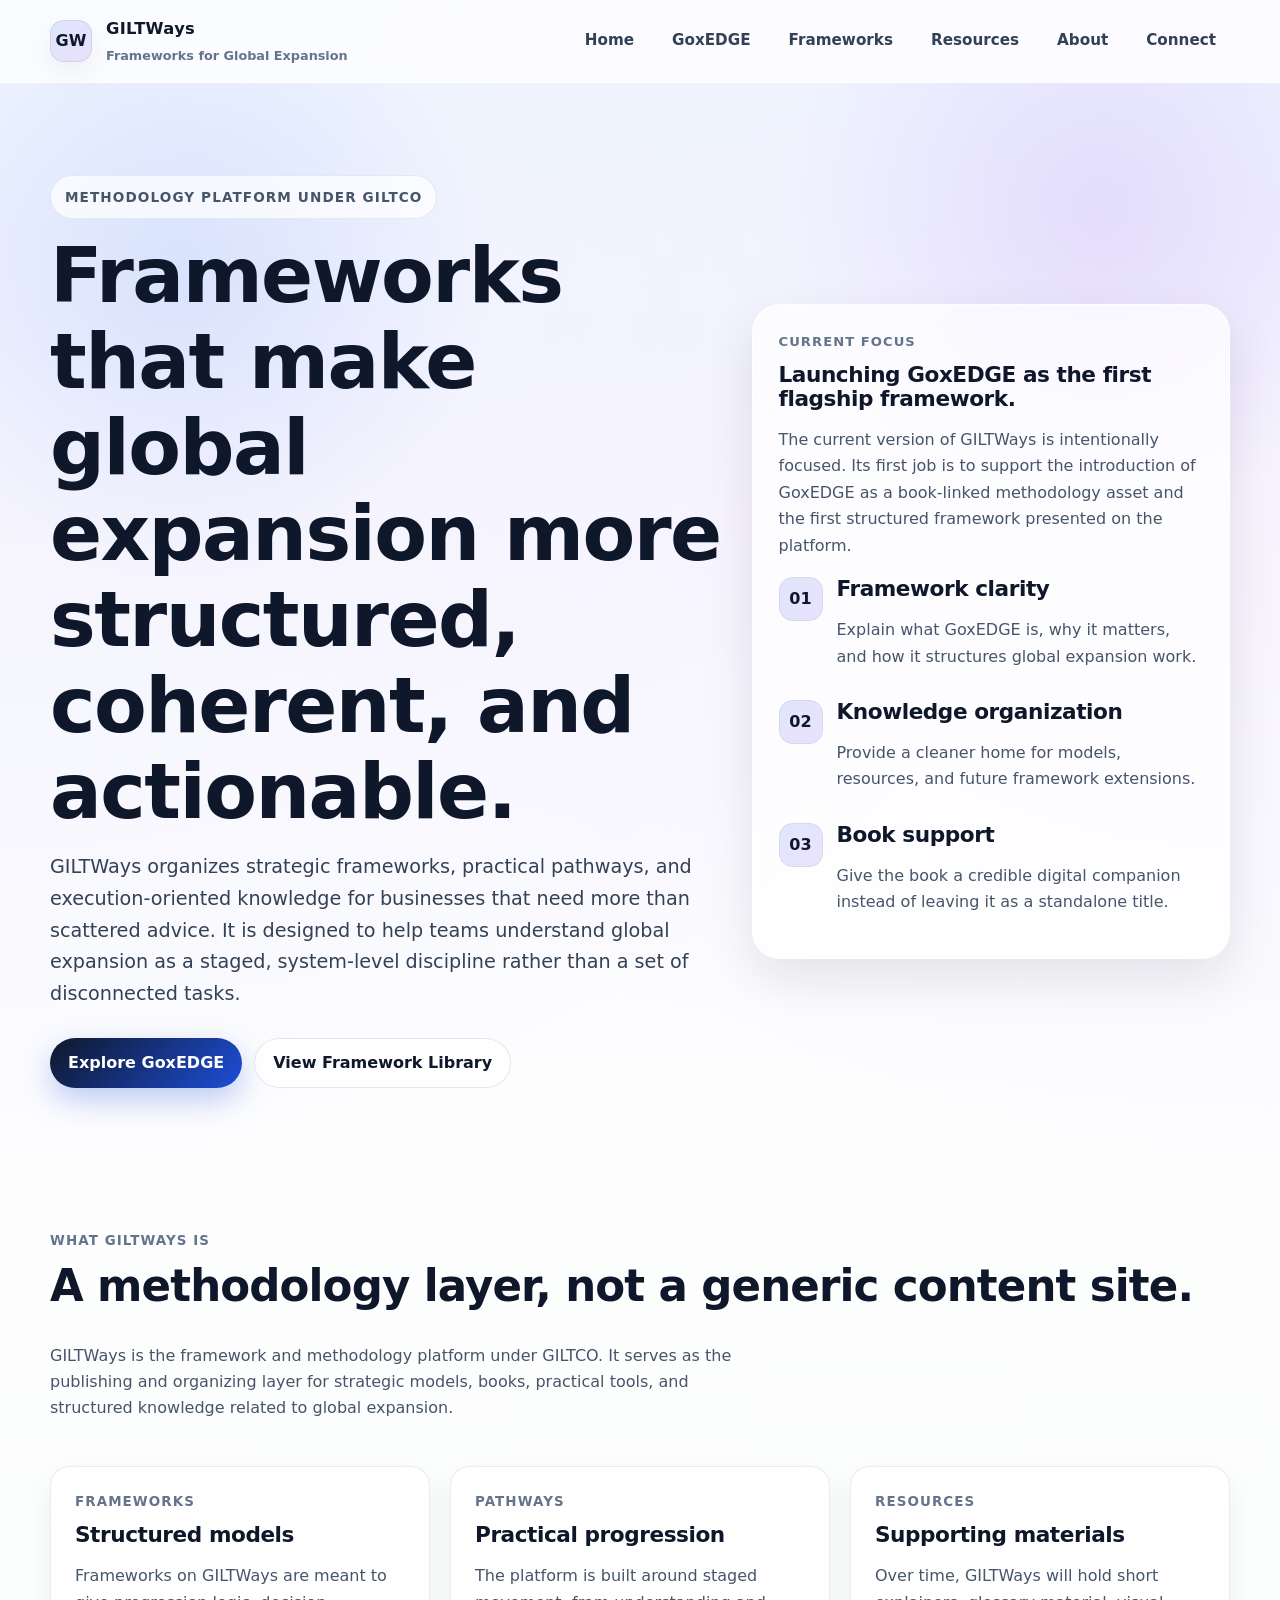
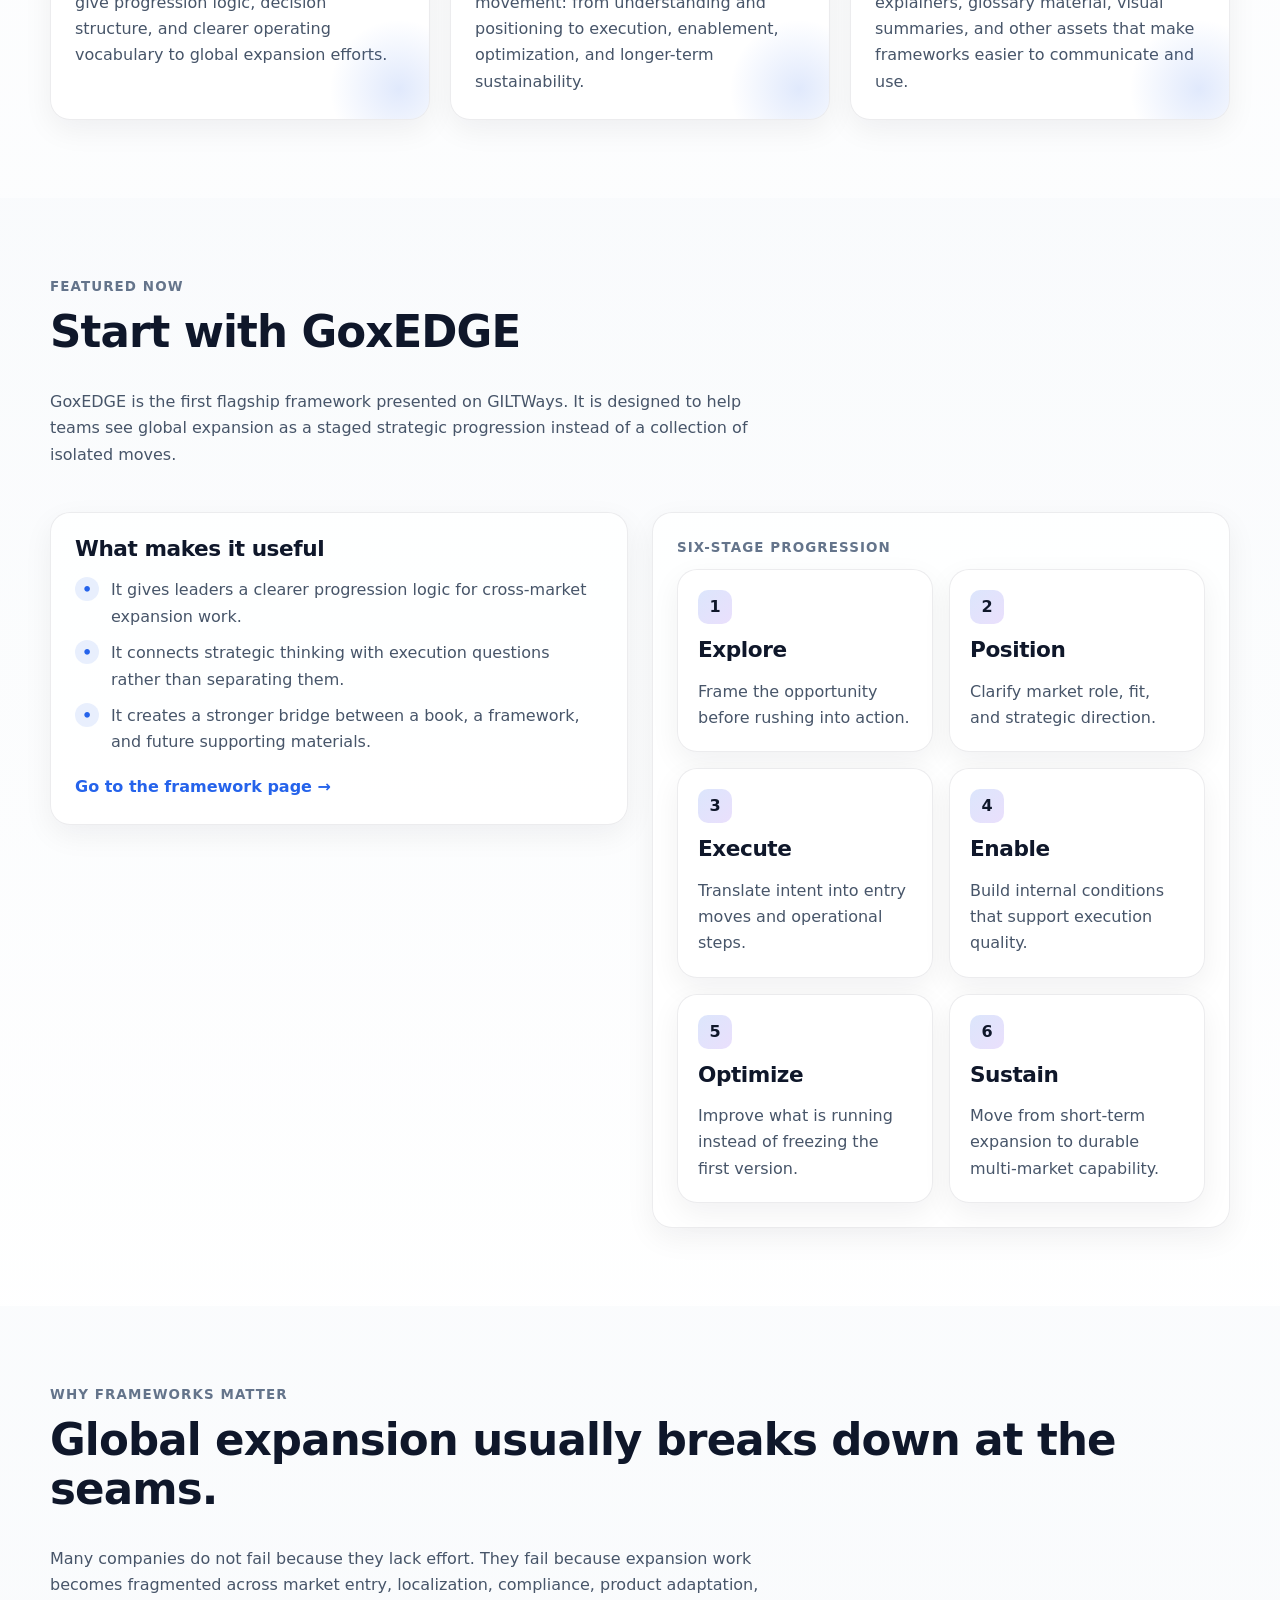
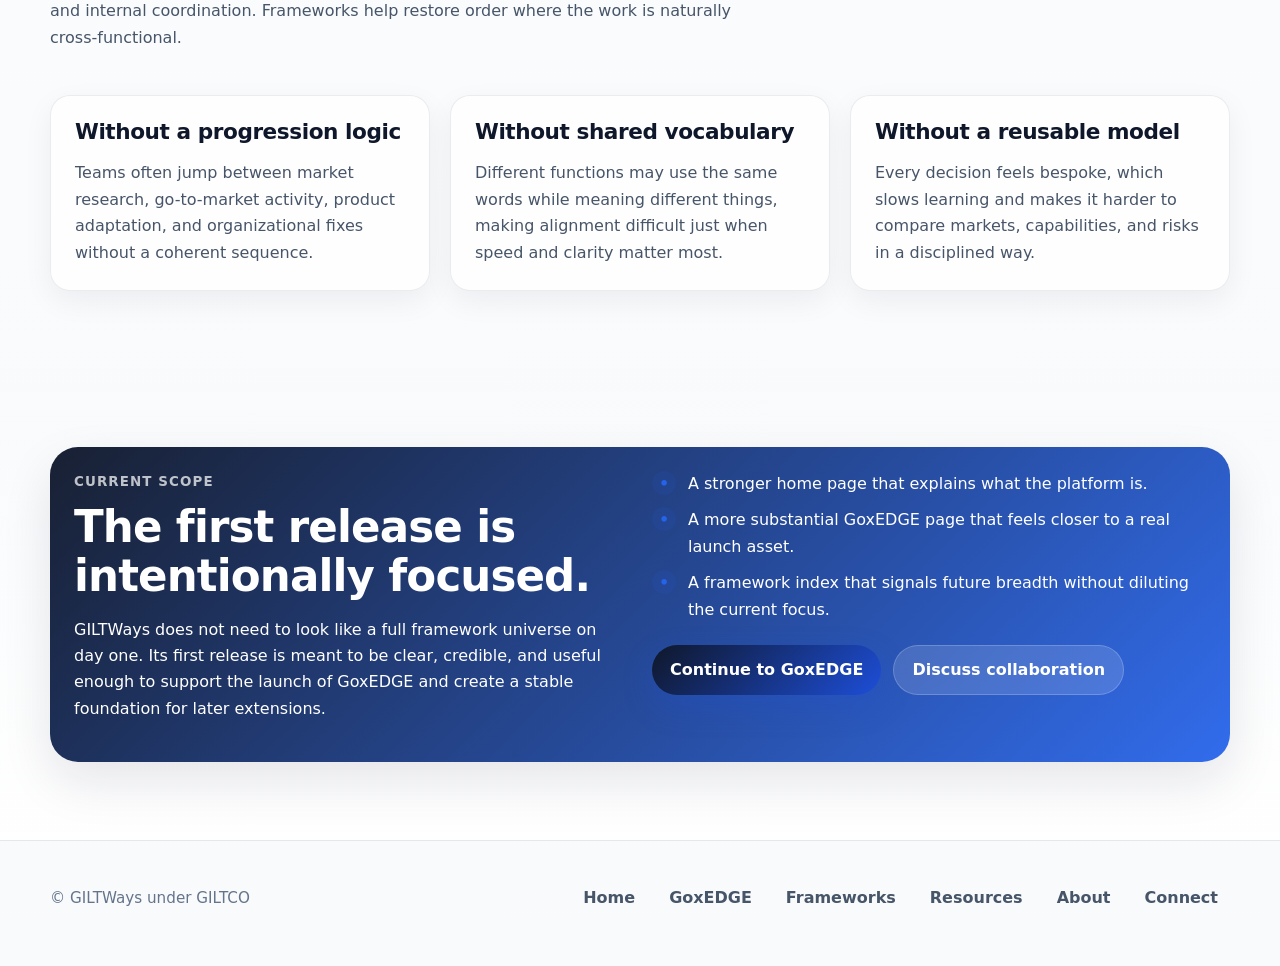
<file: index.html>
<!DOCTYPE html>
<html lang="en">
<head>
  <meta charset="UTF-8" />
  <meta name="viewport" content="width=device-width, initial-scale=1.0" />
  <title>GILTWays | Frameworks for Global Expansion</title>
  <meta name="description" content="Frameworks, practical pathways, and structured knowledge for global expansion." />
  <link rel="stylesheet" href="/styles/main.css" />
</head>
<body>
  <div class="site-shell">
    
<header class="site-header">
  <div class="container inner">
    <a class="brand-wrap" href="/">
      <div class="brand-mark">GW</div>
      <div>
        <div class="brand-name">GILTWays</div>
        <span class="brand-sub">Frameworks for Global Expansion</span>
      </div>
    </a>
    <button class="nav-toggle" type="button" data-nav-toggle>Menu</button>
    <nav class="nav" data-nav>
      <a href="/">Home</a>
      <a href="/goxedge/">GoxEDGE</a>
      <a href="/frameworks/">Frameworks</a>
      <a href="/resources/">Resources</a>
      <a href="/about/">About</a>
      <a href="/connect/">Connect</a>
    </nav>
  </div>
</header>

    
<main>
  <section class="hero">
    <div class="container hero-grid">
      <div>
        <div class="eyebrow">Methodology Platform under GILTCO</div>
        <h1>Frameworks that make global expansion more structured, coherent, and actionable.</h1>
        <p class="lead">
          GILTWays organizes strategic frameworks, practical pathways, and execution-oriented knowledge
          for businesses that need more than scattered advice. It is designed to help teams understand
          global expansion as a staged, system-level discipline rather than a set of disconnected tasks.
        </p>
        <div class="hero-actions">
          <a class="button primary" href="/goxedge/">Explore GoxEDGE</a>
          <a class="button secondary" href="/frameworks/">View Framework Library</a>
        </div>
      </div>
      <aside class="hero-panel">
        <div class="kicker">Current focus</div>
        <h3 style="margin-top:10px;">Launching GoxEDGE as the first flagship framework.</h3>
        <p>
          The current version of GILTWays is intentionally focused. Its first job is to support the
          introduction of GoxEDGE as a book-linked methodology asset and the first structured framework
          presented on the platform.
        </p>
        <div class="hero-list">
          <div class="item"><div class="icon-badge">01</div><div><h3>Framework clarity</h3><p>Explain what GoxEDGE is, why it matters, and how it structures global expansion work.</p></div></div>
          <div class="item"><div class="icon-badge">02</div><div><h3>Knowledge organization</h3><p>Provide a cleaner home for models, resources, and future framework extensions.</p></div></div>
          <div class="item"><div class="icon-badge">03</div><div><h3>Book support</h3><p>Give the book a credible digital companion instead of leaving it as a standalone title.</p></div></div>
        </div>
      </aside>
    </div>
  </section>

  <section class="section">
    <div class="container">
      <div class="section-head">
        <div>
          <div class="muted-label">What GILTWays is</div>
          <h2>A methodology layer, not a generic content site.</h2>
        </div>
        <p>
          GILTWays is the framework and methodology platform under GILTCO. It serves as the publishing
          and organizing layer for strategic models, books, practical tools, and structured knowledge
          related to global expansion.
        </p>
      </div>
      <div class="grid three">
        <div class="card feature-card"><div class="muted-label">Frameworks</div><h3>Structured models</h3><p>Frameworks on GILTWays are meant to give progression logic, decision structure, and clearer operating vocabulary to global expansion efforts.</p></div>
        <div class="card feature-card"><div class="muted-label">Pathways</div><h3>Practical progression</h3><p>The platform is built around staged movement: from understanding and positioning to execution, enablement, optimization, and longer-term sustainability.</p></div>
        <div class="card feature-card"><div class="muted-label">Resources</div><h3>Supporting materials</h3><p>Over time, GILTWays will hold short explainers, glossary material, visual summaries, and other assets that make frameworks easier to communicate and use.</p></div>
      </div>
    </div>
  </section>

  <section class="section alt">
    <div class="container">
      <div class="section-head">
        <div><div class="muted-label">Featured now</div><h2>Start with GoxEDGE</h2></div>
        <p>
          GoxEDGE is the first flagship framework presented on GILTWays. It is designed to help teams
          see global expansion as a staged strategic progression instead of a collection of isolated moves.
        </p>
      </div>
      <div class="split">
        <div class="card">
          <h3>What makes it useful</h3>
          <ul class="check-list">
            <li>It gives leaders a clearer progression logic for cross-market expansion work.</li>
            <li>It connects strategic thinking with execution questions rather than separating them.</li>
            <li>It creates a stronger bridge between a book, a framework, and future supporting materials.</li>
          </ul>
          <div style="margin-top:18px;"><a class="text-link" href="/goxedge/">Go to the framework page →</a></div>
        </div>
        <div class="card">
          <div class="muted-label">Six-stage progression</div>
          <div class="stage-grid" style="grid-template-columns:repeat(2,minmax(0,1fr));">
            <div class="stage"><div class="stage-num">1</div><h3>Explore</h3><p>Frame the opportunity before rushing into action.</p></div>
            <div class="stage"><div class="stage-num">2</div><h3>Position</h3><p>Clarify market role, fit, and strategic direction.</p></div>
            <div class="stage"><div class="stage-num">3</div><h3>Execute</h3><p>Translate intent into entry moves and operational steps.</p></div>
            <div class="stage"><div class="stage-num">4</div><h3>Enable</h3><p>Build internal conditions that support execution quality.</p></div>
            <div class="stage"><div class="stage-num">5</div><h3>Optimize</h3><p>Improve what is running instead of freezing the first version.</p></div>
            <div class="stage"><div class="stage-num">6</div><h3>Sustain</h3><p>Move from short-term expansion to durable multi-market capability.</p></div>
          </div>
        </div>
      </div>
    </div>
  </section>

  <section class="section">
    <div class="container">
      <div class="section-head">
        <div><div class="muted-label">Why frameworks matter</div><h2>Global expansion usually breaks down at the seams.</h2></div>
        <p>
          Many companies do not fail because they lack effort. They fail because expansion work becomes
          fragmented across market entry, localization, compliance, product adaptation, and internal
          coordination. Frameworks help restore order where the work is naturally cross-functional.
        </p>
      </div>
      <div class="grid three">
        <div class="card"><h3>Without a progression logic</h3><p>Teams often jump between market research, go-to-market activity, product adaptation, and organizational fixes without a coherent sequence.</p></div>
        <div class="card"><h3>Without shared vocabulary</h3><p>Different functions may use the same words while meaning different things, making alignment difficult just when speed and clarity matter most.</p></div>
        <div class="card"><h3>Without a reusable model</h3><p>Every decision feels bespoke, which slows learning and makes it harder to compare markets, capabilities, and risks in a disciplined way.</p></div>
      </div>
    </div>
  </section>

  <section class="section alt">
    <div class="container">
      <div class="band">
        <div class="split">
          <div>
            <div class="muted-label" style="color:rgba(255,255,255,0.72);">Current scope</div>
            <h2>The first release is intentionally focused.</h2>
            <p>
              GILTWays does not need to look like a full framework universe on day one. Its first release
              is meant to be clear, credible, and useful enough to support the launch of GoxEDGE and create
              a stable foundation for later extensions.
            </p>
          </div>
          <div>
            <ul class="check-list">
              <li style="color:white;">A stronger home page that explains what the platform is.</li>
              <li style="color:white;">A more substantial GoxEDGE page that feels closer to a real launch asset.</li>
              <li style="color:white;">A framework index that signals future breadth without diluting the current focus.</li>
            </ul>
            <div class="hero-actions" style="margin-top:22px;">
              <a class="button primary" href="/goxedge/">Continue to GoxEDGE</a>
              <a class="button secondary" href="/connect/">Discuss collaboration</a>
            </div>
          </div>
        </div>
      </div>
    </div>
  </section>
</main>

    
<footer class="footer">
  <div class="container footer-grid">
    <div class="small">© GILTWays under GILTCO</div>
    <nav class="footer-nav">
      <a href="/">Home</a>
      <a href="/goxedge/">GoxEDGE</a>
      <a href="/frameworks/">Frameworks</a>
      <a href="/resources/">Resources</a>
      <a href="/about/">About</a>
      <a href="/connect/">Connect</a>
    </nav>
  </div>
</footer>

  </div>
  <script src="/scripts/main.js"></script>
</body>
</html>
</file>
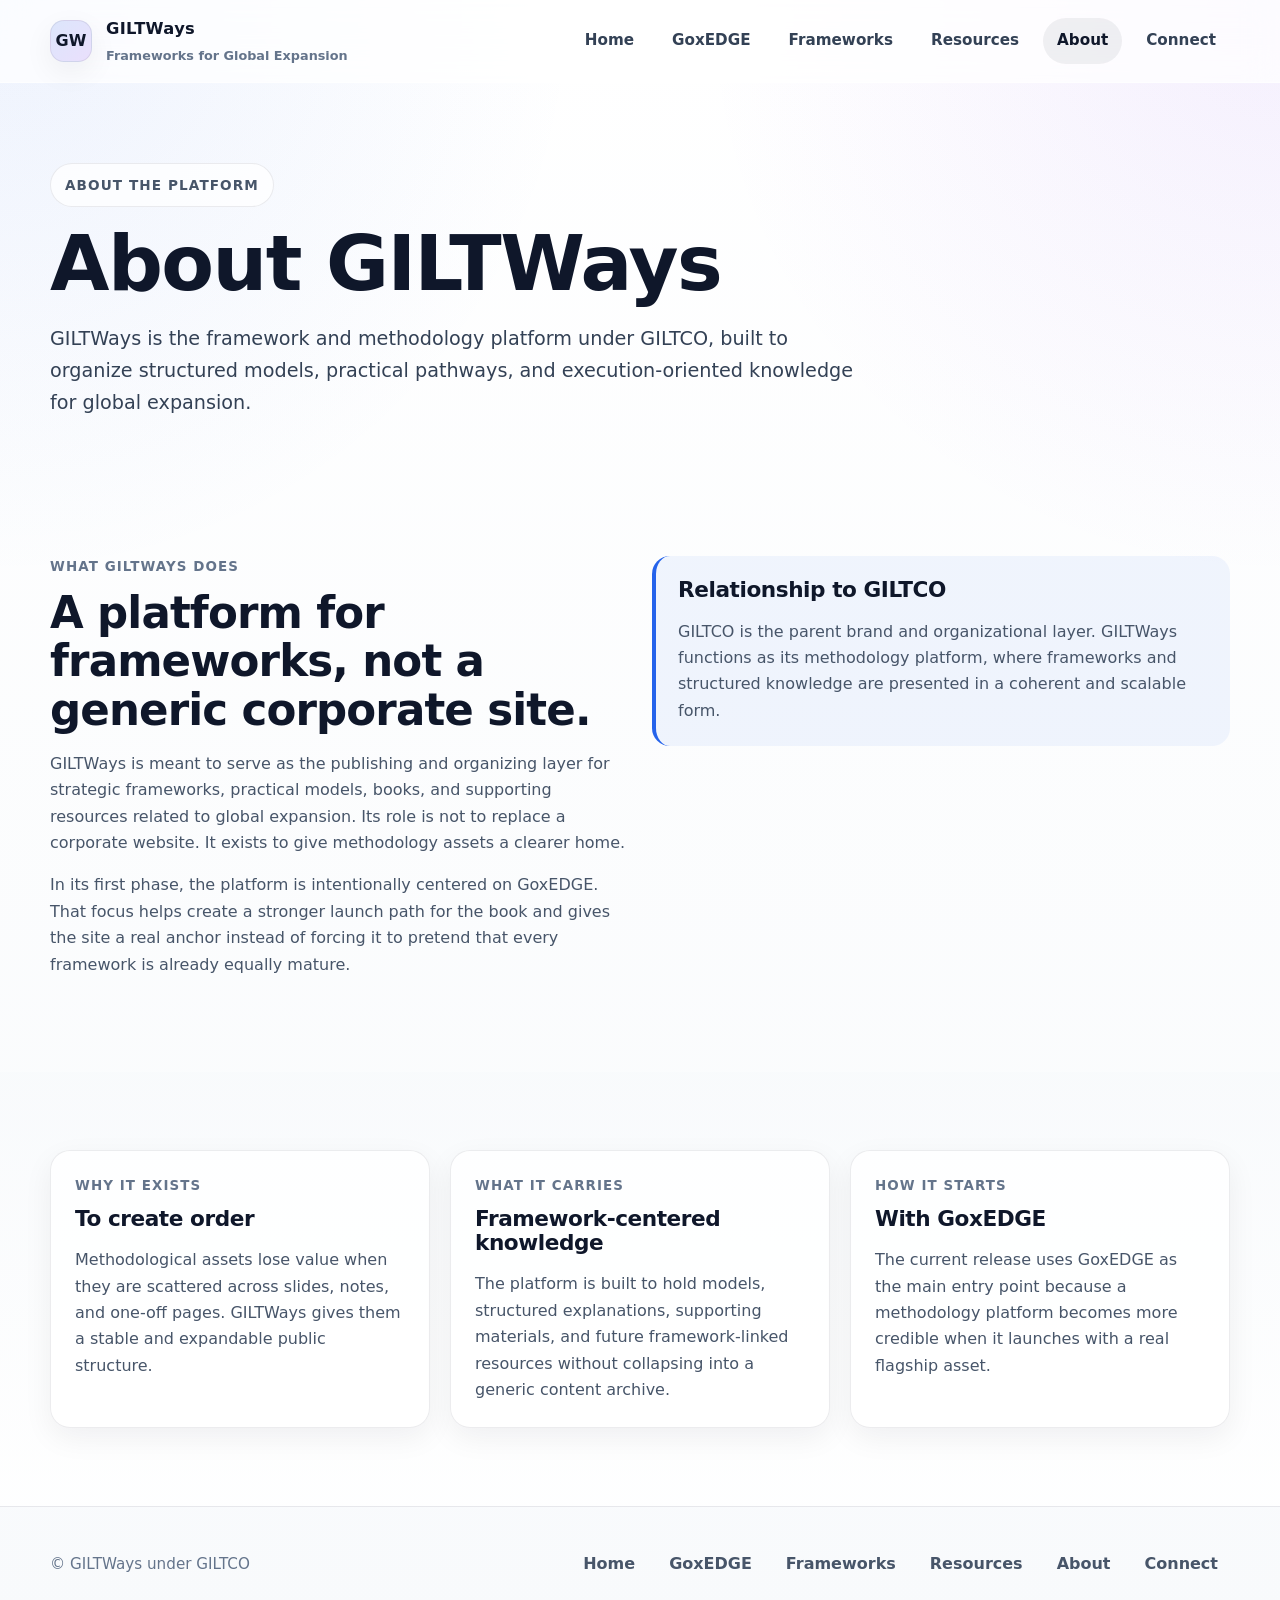
<file: about/index.html>
<!DOCTYPE html>
<html lang="en">
<head>
  <meta charset="UTF-8" />
  <meta name="viewport" content="width=device-width, initial-scale=1.0" />
  <title>About | GILTWays</title>
  <meta name="description" content="About the GILTWays platform." />
  <link rel="stylesheet" href="/styles/main.css" />
</head>
<body>
  <div class="site-shell">
    
<header class="site-header">
  <div class="container inner">
    <a class="brand-wrap" href="/">
      <div class="brand-mark">GW</div>
      <div>
        <div class="brand-name">GILTWays</div>
        <span class="brand-sub">Frameworks for Global Expansion</span>
      </div>
    </a>
    <button class="nav-toggle" type="button" data-nav-toggle>Menu</button>
    <nav class="nav" data-nav>
      <a href="/">Home</a>
      <a href="/goxedge/">GoxEDGE</a>
      <a href="/frameworks/">Frameworks</a>
      <a href="/resources/">Resources</a>
      <a href="/about/">About</a>
      <a href="/connect/">Connect</a>
    </nav>
  </div>
</header>

    
<main>
  <section class="page-hero">
    <div class="container">
      <div class="eyebrow">About the Platform</div>
      <h1>About GILTWays</h1>
      <p class="lead">
        GILTWays is the framework and methodology platform under GILTCO, built to organize structured
        models, practical pathways, and execution-oriented knowledge for global expansion.
      </p>
    </div>
  </section>
  <section class="section">
    <div class="container">
      <div class="split">
        <div>
          <div class="muted-label">What GILTWays does</div>
          <h2>A platform for frameworks, not a generic corporate site.</h2>
          <p>
            GILTWays is meant to serve as the publishing and organizing layer for strategic frameworks,
            practical models, books, and supporting resources related to global expansion. Its role is
            not to replace a corporate website. It exists to give methodology assets a clearer home.
          </p>
          <p>
            In its first phase, the platform is intentionally centered on GoxEDGE. That focus helps create
            a stronger launch path for the book and gives the site a real anchor instead of forcing it to
            pretend that every framework is already equally mature.
          </p>
        </div>
        <div class="callout"><h3>Relationship to GILTCO</h3><p>GILTCO is the parent brand and organizational layer. GILTWays functions as its methodology platform, where frameworks and structured knowledge are presented in a coherent and scalable form.</p></div>
      </div>
    </div>
  </section>
  <section class="section alt">
    <div class="container">
      <div class="grid three">
        <div class="card"><div class="muted-label">Why it exists</div><h3>To create order</h3><p>Methodological assets lose value when they are scattered across slides, notes, and one-off pages. GILTWays gives them a stable and expandable public structure.</p></div>
        <div class="card"><div class="muted-label">What it carries</div><h3>Framework-centered knowledge</h3><p>The platform is built to hold models, structured explanations, supporting materials, and future framework-linked resources without collapsing into a generic content archive.</p></div>
        <div class="card"><div class="muted-label">How it starts</div><h3>With GoxEDGE</h3><p>The current release uses GoxEDGE as the main entry point because a methodology platform becomes more credible when it launches with a real flagship asset.</p></div>
      </div>
    </div>
  </section>
</main>

    
<footer class="footer">
  <div class="container footer-grid">
    <div class="small">© GILTWays under GILTCO</div>
    <nav class="footer-nav">
      <a href="/">Home</a>
      <a href="/goxedge/">GoxEDGE</a>
      <a href="/frameworks/">Frameworks</a>
      <a href="/resources/">Resources</a>
      <a href="/about/">About</a>
      <a href="/connect/">Connect</a>
    </nav>
  </div>
</footer>

  </div>
  <script src="/scripts/main.js"></script>
</body>
</html>
</file>
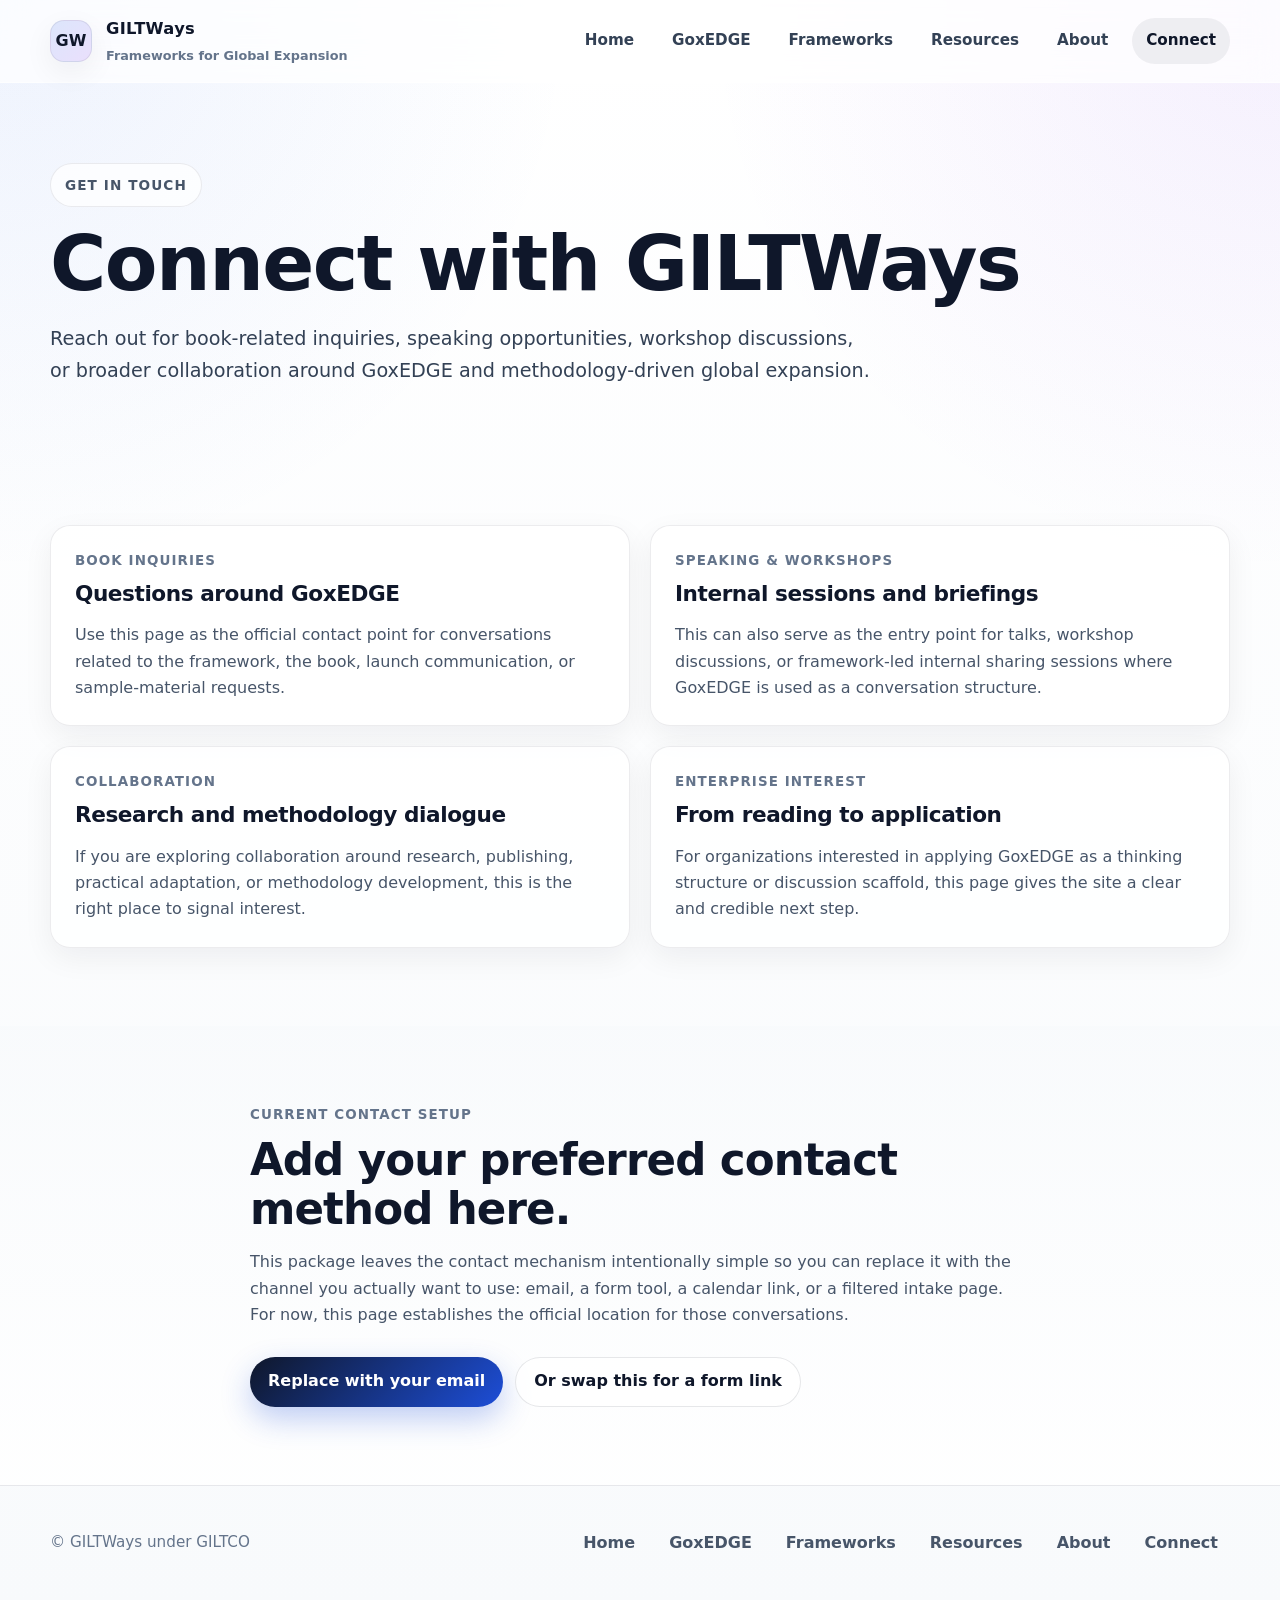
<file: connect/index.html>
<!DOCTYPE html>
<html lang="en">
<head>
  <meta charset="UTF-8" />
  <meta name="viewport" content="width=device-width, initial-scale=1.0" />
  <title>Connect | GILTWays</title>
  <meta name="description" content="Connect with GILTWays." />
  <link rel="stylesheet" href="/styles/main.css" />
</head>
<body>
  <div class="site-shell">
    
<header class="site-header">
  <div class="container inner">
    <a class="brand-wrap" href="/">
      <div class="brand-mark">GW</div>
      <div>
        <div class="brand-name">GILTWays</div>
        <span class="brand-sub">Frameworks for Global Expansion</span>
      </div>
    </a>
    <button class="nav-toggle" type="button" data-nav-toggle>Menu</button>
    <nav class="nav" data-nav>
      <a href="/">Home</a>
      <a href="/goxedge/">GoxEDGE</a>
      <a href="/frameworks/">Frameworks</a>
      <a href="/resources/">Resources</a>
      <a href="/about/">About</a>
      <a href="/connect/">Connect</a>
    </nav>
  </div>
</header>

    
<main>
  <section class="page-hero">
    <div class="container">
      <div class="eyebrow">Get in Touch</div>
      <h1>Connect with GILTWays</h1>
      <p class="lead">
        Reach out for book-related inquiries, speaking opportunities, workshop discussions,
        or broader collaboration around GoxEDGE and methodology-driven global expansion.
      </p>
    </div>
  </section>
  <section class="section">
    <div class="container">
      <div class="grid two">
        <div class="card"><div class="muted-label">Book inquiries</div><h3>Questions around GoxEDGE</h3><p>Use this page as the official contact point for conversations related to the framework, the book, launch communication, or sample-material requests.</p></div>
        <div class="card"><div class="muted-label">Speaking & workshops</div><h3>Internal sessions and briefings</h3><p>This can also serve as the entry point for talks, workshop discussions, or framework-led internal sharing sessions where GoxEDGE is used as a conversation structure.</p></div>
        <div class="card"><div class="muted-label">Collaboration</div><h3>Research and methodology dialogue</h3><p>If you are exploring collaboration around research, publishing, practical adaptation, or methodology development, this is the right place to signal interest.</p></div>
        <div class="card"><div class="muted-label">Enterprise interest</div><h3>From reading to application</h3><p>For organizations interested in applying GoxEDGE as a thinking structure or discussion scaffold, this page gives the site a clear and credible next step.</p></div>
      </div>
    </div>
  </section>
  <section class="section alt">
    <div class="container narrow">
      <div class="muted-label">Current contact setup</div>
      <h2>Add your preferred contact method here.</h2>
      <p>
        This package leaves the contact mechanism intentionally simple so you can replace it with the
        channel you actually want to use: email, a form tool, a calendar link, or a filtered intake page.
        For now, this page establishes the official location for those conversations.
      </p>
      <div class="hero-actions">
        <a class="button primary" href="mailto:your-email@example.com">Replace with your email</a>
        <a class="button secondary" href="#">Or swap this for a form link</a>
      </div>
    </div>
  </section>
</main>

    
<footer class="footer">
  <div class="container footer-grid">
    <div class="small">© GILTWays under GILTCO</div>
    <nav class="footer-nav">
      <a href="/">Home</a>
      <a href="/goxedge/">GoxEDGE</a>
      <a href="/frameworks/">Frameworks</a>
      <a href="/resources/">Resources</a>
      <a href="/about/">About</a>
      <a href="/connect/">Connect</a>
    </nav>
  </div>
</footer>

  </div>
  <script src="/scripts/main.js"></script>
</body>
</html>
</file>
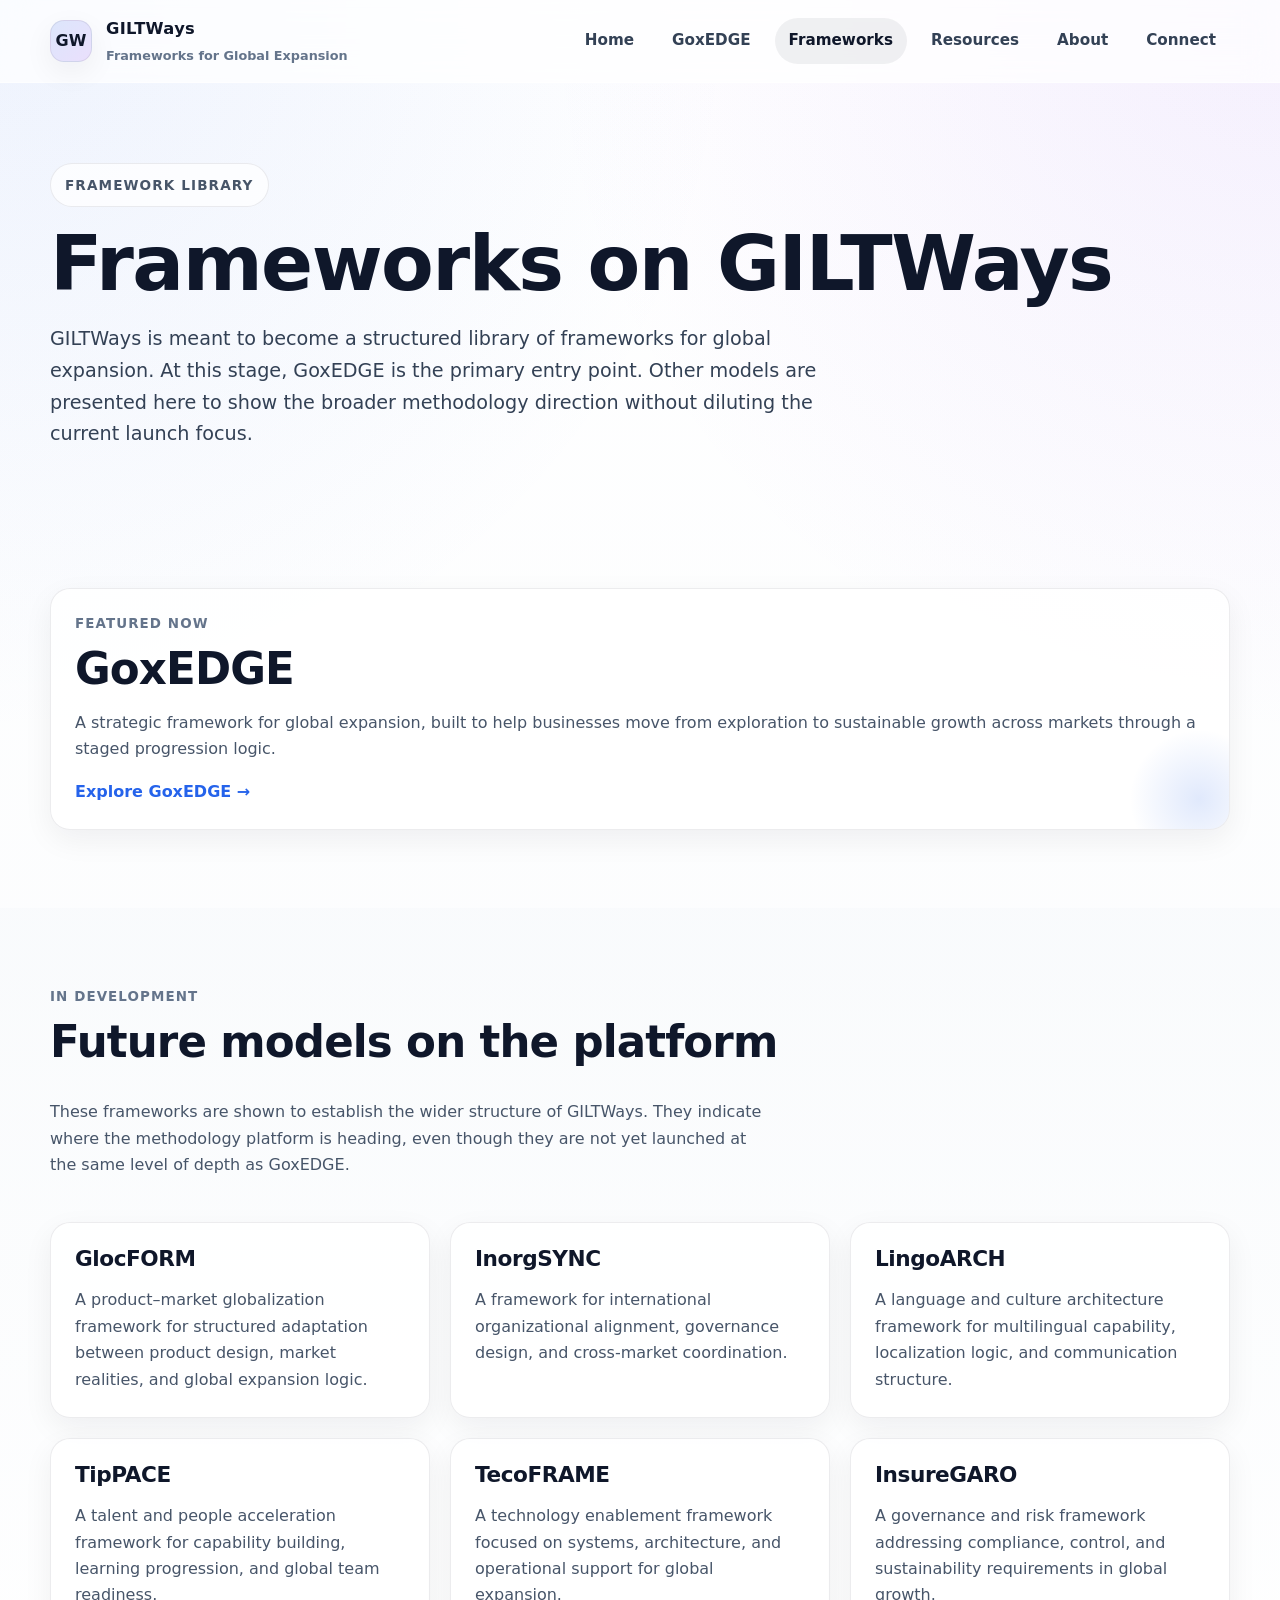
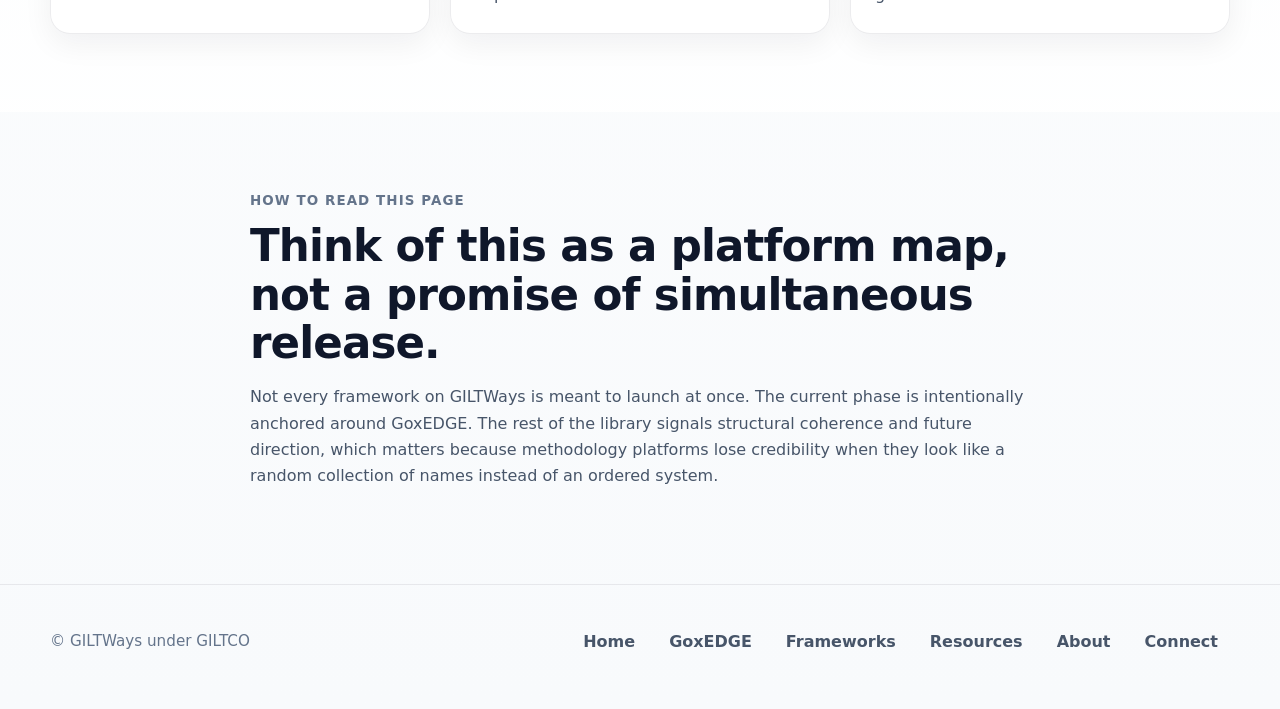
<file: frameworks/index.html>
<!DOCTYPE html>
<html lang="en">
<head>
  <meta charset="UTF-8" />
  <meta name="viewport" content="width=device-width, initial-scale=1.0" />
  <title>Frameworks | GILTWays</title>
  <meta name="description" content="Framework library on GILTWays." />
  <link rel="stylesheet" href="/styles/main.css" />
</head>
<body>
  <div class="site-shell">
    
<header class="site-header">
  <div class="container inner">
    <a class="brand-wrap" href="/">
      <div class="brand-mark">GW</div>
      <div>
        <div class="brand-name">GILTWays</div>
        <span class="brand-sub">Frameworks for Global Expansion</span>
      </div>
    </a>
    <button class="nav-toggle" type="button" data-nav-toggle>Menu</button>
    <nav class="nav" data-nav>
      <a href="/">Home</a>
      <a href="/goxedge/">GoxEDGE</a>
      <a href="/frameworks/">Frameworks</a>
      <a href="/resources/">Resources</a>
      <a href="/about/">About</a>
      <a href="/connect/">Connect</a>
    </nav>
  </div>
</header>

    
<main>
  <section class="page-hero">
    <div class="container">
      <div class="eyebrow">Framework Library</div>
      <h1>Frameworks on GILTWays</h1>
      <p class="lead">
        GILTWays is meant to become a structured library of frameworks for global expansion.
        At this stage, GoxEDGE is the primary entry point. Other models are presented here
        to show the broader methodology direction without diluting the current launch focus.
      </p>
    </div>
  </section>
  <section class="section">
    <div class="container">
      <div class="card feature-card">
        <div class="muted-label">Featured now</div>
        <h2>GoxEDGE</h2>
        <p>
          A strategic framework for global expansion, built to help businesses move from exploration
          to sustainable growth across markets through a staged progression logic.
        </p>
        <a class="text-link" href="/goxedge/">Explore GoxEDGE →</a>
      </div>
    </div>
  </section>
  <section class="section alt">
    <div class="container">
      <div class="section-head">
        <div><div class="muted-label">In development</div><h2>Future models on the platform</h2></div>
        <p>
          These frameworks are shown to establish the wider structure of GILTWays. They indicate
          where the methodology platform is heading, even though they are not yet launched at the
          same level of depth as GoxEDGE.
        </p>
      </div>
      <div class="grid three">
        <div class="card"><h3>GlocFORM</h3><p>A product–market globalization framework for structured adaptation between product design, market realities, and global expansion logic.</p></div>
        <div class="card"><h3>InorgSYNC</h3><p>A framework for international organizational alignment, governance design, and cross-market coordination.</p></div>
        <div class="card"><h3>LingoARCH</h3><p>A language and culture architecture framework for multilingual capability, localization logic, and communication structure.</p></div>
        <div class="card"><h3>TipPACE</h3><p>A talent and people acceleration framework for capability building, learning progression, and global team readiness.</p></div>
        <div class="card"><h3>TecoFRAME</h3><p>A technology enablement framework focused on systems, architecture, and operational support for global expansion.</p></div>
        <div class="card"><h3>InsureGARO</h3><p>A governance and risk framework addressing compliance, control, and sustainability requirements in global growth.</p></div>
      </div>
    </div>
  </section>
  <section class="section">
    <div class="container narrow">
      <div class="muted-label">How to read this page</div>
      <h2>Think of this as a platform map, not a promise of simultaneous release.</h2>
      <p>
        Not every framework on GILTWays is meant to launch at once. The current phase is intentionally
        anchored around GoxEDGE. The rest of the library signals structural coherence and future direction,
        which matters because methodology platforms lose credibility when they look like a random collection
        of names instead of an ordered system.
      </p>
    </div>
  </section>
</main>

    
<footer class="footer">
  <div class="container footer-grid">
    <div class="small">© GILTWays under GILTCO</div>
    <nav class="footer-nav">
      <a href="/">Home</a>
      <a href="/goxedge/">GoxEDGE</a>
      <a href="/frameworks/">Frameworks</a>
      <a href="/resources/">Resources</a>
      <a href="/about/">About</a>
      <a href="/connect/">Connect</a>
    </nav>
  </div>
</footer>

  </div>
  <script src="/scripts/main.js"></script>
</body>
</html>
</file>
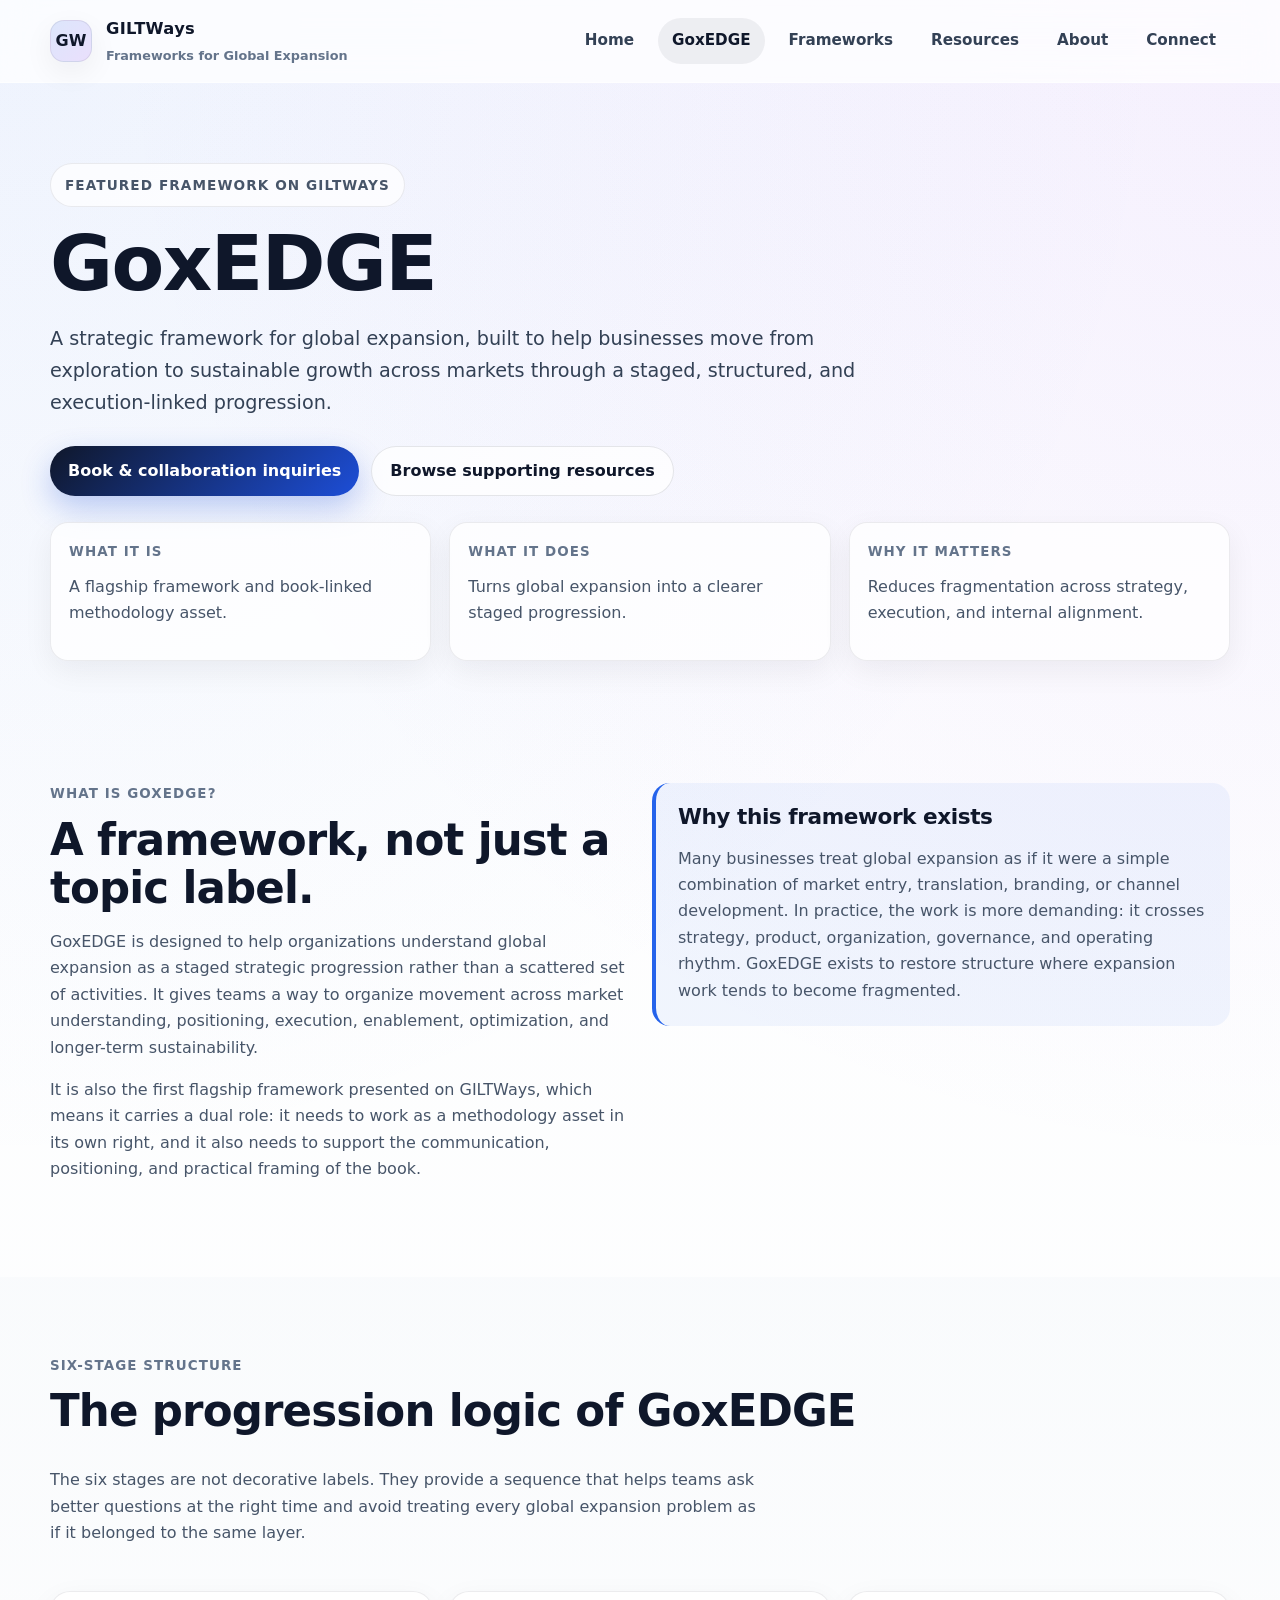
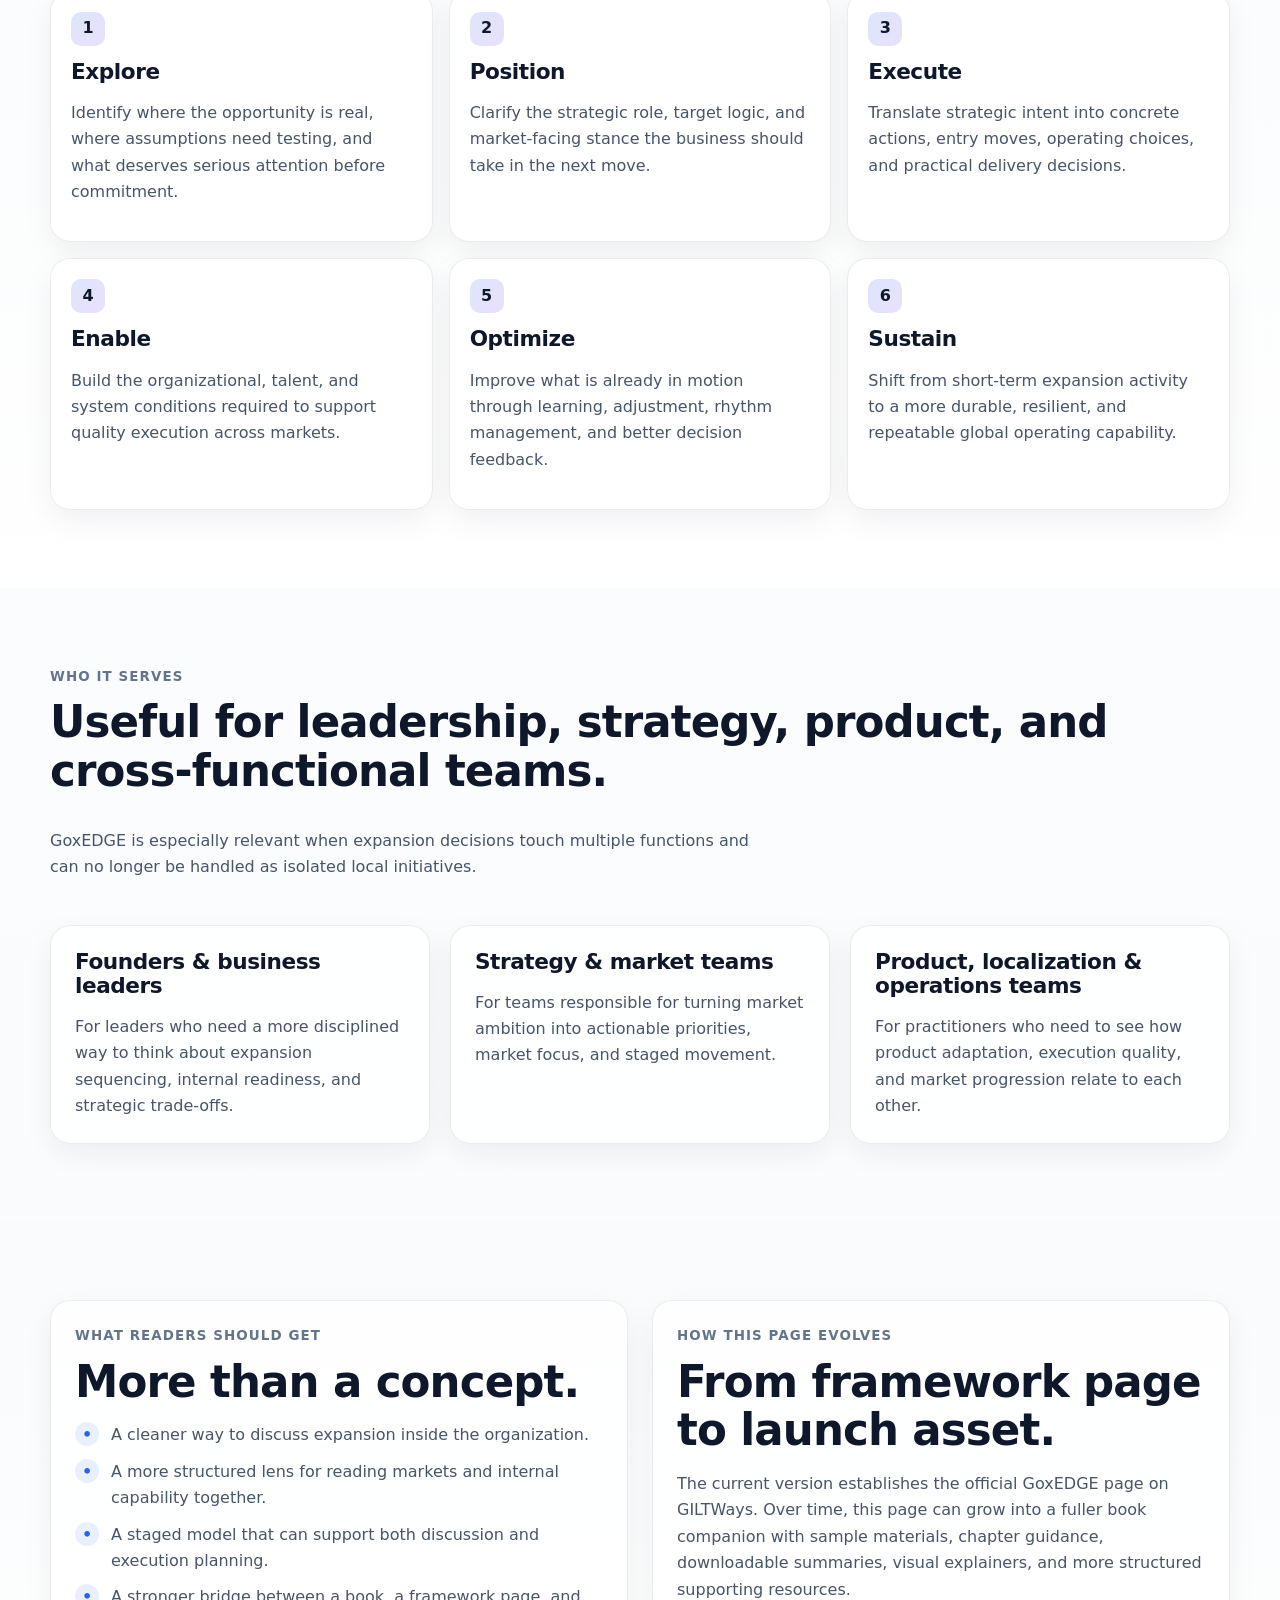
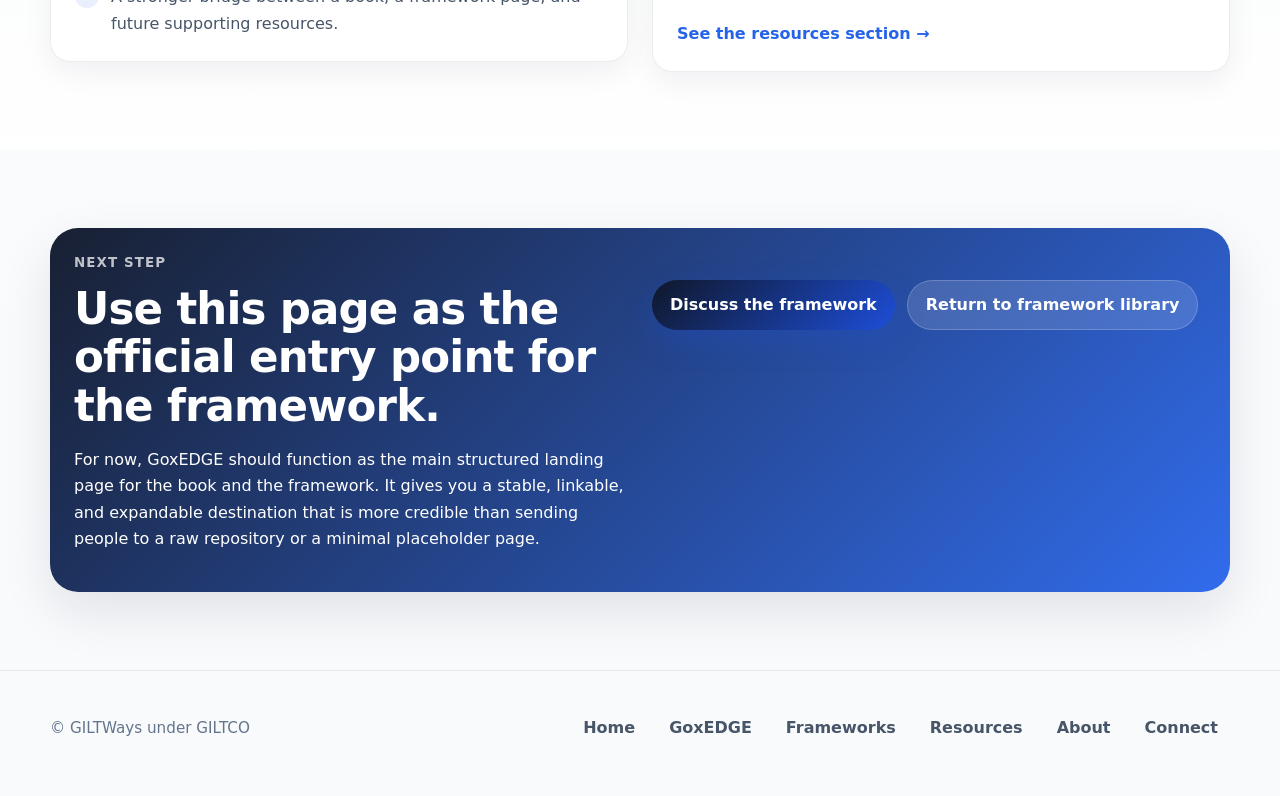
<file: goxedge/index.html>
<!DOCTYPE html>
<html lang="en">
<head>
  <meta charset="UTF-8" />
  <meta name="viewport" content="width=device-width, initial-scale=1.0" />
  <title>GoxEDGE | GILTWays</title>
  <meta name="description" content="GoxEDGE is a strategic framework for global expansion." />
  <link rel="stylesheet" href="/styles/main.css" />
</head>
<body>
  <div class="site-shell">
    
<header class="site-header">
  <div class="container inner">
    <a class="brand-wrap" href="/">
      <div class="brand-mark">GW</div>
      <div>
        <div class="brand-name">GILTWays</div>
        <span class="brand-sub">Frameworks for Global Expansion</span>
      </div>
    </a>
    <button class="nav-toggle" type="button" data-nav-toggle>Menu</button>
    <nav class="nav" data-nav>
      <a href="/">Home</a>
      <a href="/goxedge/">GoxEDGE</a>
      <a href="/frameworks/">Frameworks</a>
      <a href="/resources/">Resources</a>
      <a href="/about/">About</a>
      <a href="/connect/">Connect</a>
    </nav>
  </div>
</header>

    
<main>
  <section class="page-hero">
    <div class="container">
      <div class="eyebrow">Featured Framework on GILTWays</div>
      <h1>GoxEDGE</h1>
      <p class="lead">
        A strategic framework for global expansion, built to help businesses move from exploration
        to sustainable growth across markets through a staged, structured, and execution-linked progression.
      </p>
      <div class="hero-actions">
        <a class="button primary" href="/connect/">Book & collaboration inquiries</a>
        <a class="button secondary" href="/resources/">Browse supporting resources</a>
      </div>
      <div class="page-panels">
        <div class="mini-panel"><div class="muted-label">What it is</div><p>A flagship framework and book-linked methodology asset.</p></div>
        <div class="mini-panel"><div class="muted-label">What it does</div><p>Turns global expansion into a clearer staged progression.</p></div>
        <div class="mini-panel"><div class="muted-label">Why it matters</div><p>Reduces fragmentation across strategy, execution, and internal alignment.</p></div>
      </div>
    </div>
  </section>

  <section class="section">
    <div class="container">
      <div class="split">
        <div>
          <div class="muted-label">What is GoxEDGE?</div>
          <h2>A framework, not just a topic label.</h2>
          <p>
            GoxEDGE is designed to help organizations understand global expansion as a staged strategic
            progression rather than a scattered set of activities. It gives teams a way to organize
            movement across market understanding, positioning, execution, enablement, optimization,
            and longer-term sustainability.
          </p>
          <p>
            It is also the first flagship framework presented on GILTWays, which means it carries a dual
            role: it needs to work as a methodology asset in its own right, and it also needs to support
            the communication, positioning, and practical framing of the book.
          </p>
        </div>
        <div class="callout">
          <h3>Why this framework exists</h3>
          <p>
            Many businesses treat global expansion as if it were a simple combination of market entry,
            translation, branding, or channel development. In practice, the work is more demanding:
            it crosses strategy, product, organization, governance, and operating rhythm. GoxEDGE exists
            to restore structure where expansion work tends to become fragmented.
          </p>
        </div>
      </div>
    </div>
  </section>

  <section class="section alt">
    <div class="container">
      <div class="section-head">
        <div><div class="muted-label">Six-stage structure</div><h2>The progression logic of GoxEDGE</h2></div>
        <p>
          The six stages are not decorative labels. They provide a sequence that helps teams ask
          better questions at the right time and avoid treating every global expansion problem
          as if it belonged to the same layer.
        </p>
      </div>
      <div class="stage-grid">
        <div class="stage"><div class="stage-num">1</div><h3>Explore</h3><p>Identify where the opportunity is real, where assumptions need testing, and what deserves serious attention before commitment.</p></div>
        <div class="stage"><div class="stage-num">2</div><h3>Position</h3><p>Clarify the strategic role, target logic, and market-facing stance the business should take in the next move.</p></div>
        <div class="stage"><div class="stage-num">3</div><h3>Execute</h3><p>Translate strategic intent into concrete actions, entry moves, operating choices, and practical delivery decisions.</p></div>
        <div class="stage"><div class="stage-num">4</div><h3>Enable</h3><p>Build the organizational, talent, and system conditions required to support quality execution across markets.</p></div>
        <div class="stage"><div class="stage-num">5</div><h3>Optimize</h3><p>Improve what is already in motion through learning, adjustment, rhythm management, and better decision feedback.</p></div>
        <div class="stage"><div class="stage-num">6</div><h3>Sustain</h3><p>Shift from short-term expansion activity to a more durable, resilient, and repeatable global operating capability.</p></div>
      </div>
    </div>
  </section>

  <section class="section">
    <div class="container">
      <div class="section-head">
        <div><div class="muted-label">Who it serves</div><h2>Useful for leadership, strategy, product, and cross-functional teams.</h2></div>
        <p>
          GoxEDGE is especially relevant when expansion decisions touch multiple functions and can no
          longer be handled as isolated local initiatives.
        </p>
      </div>
      <div class="grid three">
        <div class="card"><h3>Founders & business leaders</h3><p>For leaders who need a more disciplined way to think about expansion sequencing, internal readiness, and strategic trade-offs.</p></div>
        <div class="card"><h3>Strategy & market teams</h3><p>For teams responsible for turning market ambition into actionable priorities, market focus, and staged movement.</p></div>
        <div class="card"><h3>Product, localization & operations teams</h3><p>For practitioners who need to see how product adaptation, execution quality, and market progression relate to each other.</p></div>
      </div>
    </div>
  </section>

  <section class="section alt">
    <div class="container">
      <div class="split">
        <div class="card">
          <div class="muted-label">What readers should get</div>
          <h2>More than a concept.</h2>
          <ul class="check-list">
            <li>A cleaner way to discuss expansion inside the organization.</li>
            <li>A more structured lens for reading markets and internal capability together.</li>
            <li>A staged model that can support both discussion and execution planning.</li>
            <li>A stronger bridge between a book, a framework page, and future supporting resources.</li>
          </ul>
        </div>
        <div class="card">
          <div class="muted-label">How this page evolves</div>
          <h2>From framework page to launch asset.</h2>
          <p>
            The current version establishes the official GoxEDGE page on GILTWays. Over time, this page
            can grow into a fuller book companion with sample materials, chapter guidance, downloadable
            summaries, visual explainers, and more structured supporting resources.
          </p>
          <div style="margin-top:18px;"><a class="text-link" href="/resources/">See the resources section →</a></div>
        </div>
      </div>
    </div>
  </section>

  <section class="section">
    <div class="container">
      <div class="band">
        <div class="split">
          <div>
            <div class="muted-label" style="color:rgba(255,255,255,0.72);">Next step</div>
            <h2>Use this page as the official entry point for the framework.</h2>
            <p>
              For now, GoxEDGE should function as the main structured landing page for the book and the
              framework. It gives you a stable, linkable, and expandable destination that is more credible
              than sending people to a raw repository or a minimal placeholder page.
            </p>
          </div>
          <div><div class="hero-actions"><a class="button primary" href="/connect/">Discuss the framework</a><a class="button secondary" href="/frameworks/">Return to framework library</a></div></div>
        </div>
      </div>
    </div>
  </section>
</main>

    
<footer class="footer">
  <div class="container footer-grid">
    <div class="small">© GILTWays under GILTCO</div>
    <nav class="footer-nav">
      <a href="/">Home</a>
      <a href="/goxedge/">GoxEDGE</a>
      <a href="/frameworks/">Frameworks</a>
      <a href="/resources/">Resources</a>
      <a href="/about/">About</a>
      <a href="/connect/">Connect</a>
    </nav>
  </div>
</footer>

  </div>
  <script src="/scripts/main.js"></script>
</body>
</html>
</file>
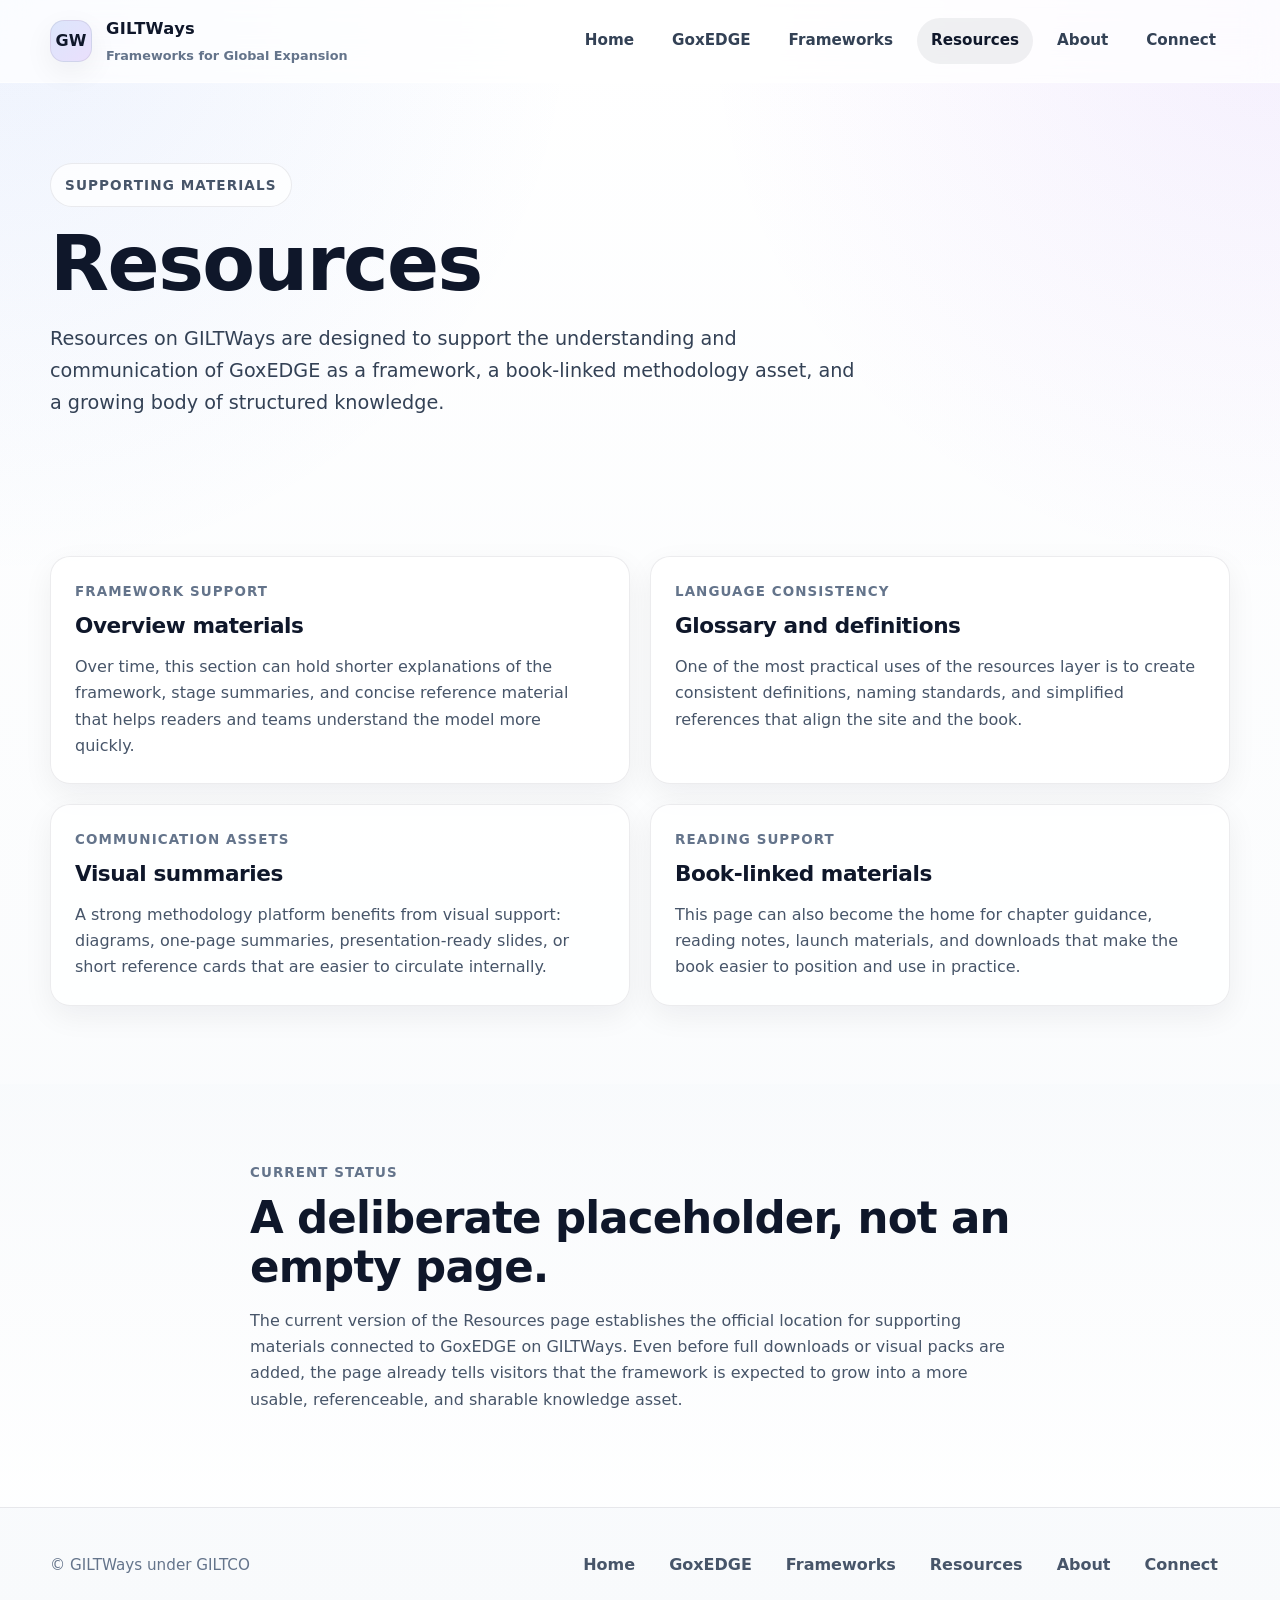
<file: resources/index.html>
<!DOCTYPE html>
<html lang="en">
<head>
  <meta charset="UTF-8" />
  <meta name="viewport" content="width=device-width, initial-scale=1.0" />
  <title>Resources | GILTWays</title>
  <meta name="description" content="Supporting materials on GILTWays." />
  <link rel="stylesheet" href="/styles/main.css" />
</head>
<body>
  <div class="site-shell">
    
<header class="site-header">
  <div class="container inner">
    <a class="brand-wrap" href="/">
      <div class="brand-mark">GW</div>
      <div>
        <div class="brand-name">GILTWays</div>
        <span class="brand-sub">Frameworks for Global Expansion</span>
      </div>
    </a>
    <button class="nav-toggle" type="button" data-nav-toggle>Menu</button>
    <nav class="nav" data-nav>
      <a href="/">Home</a>
      <a href="/goxedge/">GoxEDGE</a>
      <a href="/frameworks/">Frameworks</a>
      <a href="/resources/">Resources</a>
      <a href="/about/">About</a>
      <a href="/connect/">Connect</a>
    </nav>
  </div>
</header>

    
<main>
  <section class="page-hero">
    <div class="container">
      <div class="eyebrow">Supporting Materials</div>
      <h1>Resources</h1>
      <p class="lead">
        Resources on GILTWays are designed to support the understanding and communication of GoxEDGE
        as a framework, a book-linked methodology asset, and a growing body of structured knowledge.
      </p>
    </div>
  </section>
  <section class="section">
    <div class="container">
      <div class="grid two">
        <div class="card"><div class="muted-label">Framework support</div><h3>Overview materials</h3><p>Over time, this section can hold shorter explanations of the framework, stage summaries, and concise reference material that helps readers and teams understand the model more quickly.</p></div>
        <div class="card"><div class="muted-label">Language consistency</div><h3>Glossary and definitions</h3><p>One of the most practical uses of the resources layer is to create consistent definitions, naming standards, and simplified references that align the site and the book.</p></div>
        <div class="card"><div class="muted-label">Communication assets</div><h3>Visual summaries</h3><p>A strong methodology platform benefits from visual support: diagrams, one-page summaries, presentation-ready slides, or short reference cards that are easier to circulate internally.</p></div>
        <div class="card"><div class="muted-label">Reading support</div><h3>Book-linked materials</h3><p>This page can also become the home for chapter guidance, reading notes, launch materials, and downloads that make the book easier to position and use in practice.</p></div>
      </div>
    </div>
  </section>
  <section class="section alt">
    <div class="container narrow">
      <div class="muted-label">Current status</div>
      <h2>A deliberate placeholder, not an empty page.</h2>
      <p>
        The current version of the Resources page establishes the official location for supporting
        materials connected to GoxEDGE on GILTWays. Even before full downloads or visual packs are added,
        the page already tells visitors that the framework is expected to grow into a more usable,
        referenceable, and sharable knowledge asset.
      </p>
    </div>
  </section>
</main>

    
<footer class="footer">
  <div class="container footer-grid">
    <div class="small">© GILTWays under GILTCO</div>
    <nav class="footer-nav">
      <a href="/">Home</a>
      <a href="/goxedge/">GoxEDGE</a>
      <a href="/frameworks/">Frameworks</a>
      <a href="/resources/">Resources</a>
      <a href="/about/">About</a>
      <a href="/connect/">Connect</a>
    </nav>
  </div>
</footer>

  </div>
  <script src="/scripts/main.js"></script>
</body>
</html>
</file>
<file: styles/main.css>
:root {
  --bg: #0b1020;
  --surface: rgba(255,255,255,0.72);
  --surface-strong: rgba(255,255,255,0.9);
  --text: #0f172a;
  --muted: #475569;
  --line: rgba(15, 23, 42, 0.08);
  --brand: #0f172a;
  --brand-2: #2563eb;
  --brand-3: #7c3aed;
  --shadow: 0 20px 50px rgba(15, 23, 42, 0.10);
  --shadow-soft: 0 10px 30px rgba(15, 23, 42, 0.06);
  --radius-xl: 28px;
  --radius-lg: 20px;
  --radius-md: 14px;
  --max: 1180px;
}
* { box-sizing: border-box; }
html { scroll-behavior: smooth; }
body {
  margin: 0;
  font-family: Inter, ui-sans-serif, system-ui, -apple-system, BlinkMacSystemFont, "Segoe UI", sans-serif;
  color: var(--text);
  background:
    radial-gradient(circle at top left, rgba(37,99,235,0.08), transparent 28%),
    radial-gradient(circle at top right, rgba(124,58,237,0.08), transparent 28%),
    linear-gradient(180deg, #ffffff 0%, #f8fafc 100%);
  line-height: 1.65;
}
img { max-width: 100%; display: block; }
a { color: inherit; text-decoration: none; }
p { margin: 0 0 1rem; color: var(--muted); }
h1,h2,h3,h4 { margin: 0 0 1rem; line-height: 1.12; letter-spacing: -0.02em; }
h1 { font-size: clamp(2.6rem, 6vw, 4.8rem); }
h2 { font-size: clamp(1.8rem, 3.4vw, 2.8rem); }
h3 { font-size: clamp(1.15rem, 2vw, 1.35rem); }
.container { width: min(calc(100% - 40px), var(--max)); margin: 0 auto; }
.narrow { width: min(100%, 780px); }
.site-shell { min-height: 100vh; }
.site-header {
  position: sticky; top: 0; z-index: 40; backdrop-filter: blur(16px);
  background: rgba(255,255,255,0.72); border-bottom: 1px solid rgba(255,255,255,0.55);
}
.site-header .inner {
  display: flex; align-items: center; justify-content: space-between; gap: 20px; padding: 16px 0;
}
.brand-wrap { display: flex; align-items: center; gap: 14px; }
.brand-mark {
  width: 42px; height: 42px; border-radius: 14px;
  background: linear-gradient(135deg, rgba(37,99,235,0.16), rgba(124,58,237,0.16)), #ffffff;
  border: 1px solid rgba(15,23,42,0.08); box-shadow: var(--shadow-soft);
  display: grid; place-items: center; font-weight: 800; color: var(--brand);
}
.brand-name { font-size: 1.02rem; font-weight: 800; letter-spacing: 0.02em; }
.brand-sub { display: block; font-size: 0.8rem; color: #64748b; margin-top: 2px; font-weight: 600; }
.nav-toggle {
  display: none; border: 1px solid var(--line); background: rgba(255,255,255,0.75);
  border-radius: 12px; padding: 10px 12px; font: inherit; font-weight: 700; color: var(--brand);
}
.nav { display: flex; align-items: center; gap: 10px; }
.nav a { padding: 10px 14px; border-radius: 999px; font-size: 0.95rem; font-weight: 700; color: #334155; }
.nav a:hover, .nav a.is-active { background: rgba(15,23,42,0.06); color: var(--brand); }
.hero { position: relative; overflow: clip; padding: 92px 0 64px; }
.hero::before {
  content: ""; position: absolute; inset: 0;
  background:
    radial-gradient(circle at 14% 18%, rgba(37,99,235,0.12), transparent 22%),
    radial-gradient(circle at 86% 12%, rgba(124,58,237,0.12), transparent 22%),
    linear-gradient(180deg, rgba(238,244,255,0.78) 0%, rgba(247,242,255,0.5) 40%, transparent 100%);
  pointer-events: none;
}
.hero-grid { position: relative; display: grid; gap: 26px; grid-template-columns: 1.2fr 0.85fr; align-items: center; }
.eyebrow {
  display: inline-flex; align-items: center; gap: 10px; margin-bottom: 14px; padding: 10px 14px;
  border-radius: 999px; background: rgba(255,255,255,0.72); border: 1px solid var(--line);
  color: #475569; font-size: 0.85rem; text-transform: uppercase; letter-spacing: 0.08em; font-weight: 800;
}
.lead { max-width: 780px; font-size: clamp(1.05rem, 2vw, 1.2rem); color: #334155; }
.hero-actions { display: flex; flex-wrap: wrap; gap: 12px; margin-top: 28px; }
.button {
  display: inline-flex; align-items: center; justify-content: center; gap: 10px; min-height: 50px;
  padding: 0 18px; border-radius: 999px; font-weight: 800;
  transition: transform 0.18s ease, box-shadow 0.18s ease, border-color 0.18s ease;
}
.button:hover { transform: translateY(-1px); }
.button.primary { background: linear-gradient(135deg, #0f172a 0%, #1d4ed8 100%); color: white; box-shadow: 0 12px 30px rgba(29,78,216,0.28); }
.button.secondary { border: 1px solid rgba(15,23,42,0.10); background: rgba(255,255,255,0.74); color: var(--brand); }
.hero-panel { background: rgba(255,255,255,0.74); border: 1px solid rgba(255,255,255,0.75); border-radius: var(--radius-xl); box-shadow: var(--shadow); padding: 26px; }
.kicker { color: #64748b; font-size: 0.82rem; text-transform: uppercase; letter-spacing: 0.08em; font-weight: 800; }
.hero-list { display: grid; gap: 14px; margin-top: 18px; }
.hero-list .item { display: grid; grid-template-columns: 44px 1fr; gap: 14px; align-items: start; }
.icon-badge {
  width: 44px; height: 44px; border-radius: 14px; display: grid; place-items: center; font-weight: 800; color: #0f172a;
  background: linear-gradient(135deg, rgba(37,99,235,0.14), rgba(124,58,237,0.14)); border: 1px solid rgba(15,23,42,0.06);
}
.section { padding: 78px 0; }
.section.alt { background: linear-gradient(180deg, rgba(248,250,252,0.78), rgba(255,255,255,0.9)); }
.section-head { display: flex; flex-wrap: wrap; justify-content: space-between; gap: 16px 24px; align-items: end; margin-bottom: 28px; }
.section-head p { max-width: 720px; }
.grid { display: grid; gap: 20px; }
.grid.two { grid-template-columns: repeat(2, minmax(0, 1fr)); }
.grid.three { grid-template-columns: repeat(3, minmax(0, 1fr)); }
.grid.four { grid-template-columns: repeat(4, minmax(0, 1fr)); }
.card { background: rgba(255,255,255,0.8); border: 1px solid rgba(15,23,42,0.08); border-radius: var(--radius-lg); box-shadow: var(--shadow-soft); padding: 24px; }
.card p:last-child { margin-bottom: 0; }
.feature-card { position: relative; overflow: hidden; }
.feature-card::after {
  content: ""; position: absolute; inset: auto -40px -40px auto; width: 140px; height: 140px;
  background: radial-gradient(circle, rgba(37,99,235,0.14), transparent 70%); pointer-events: none;
}
.muted-label { color: #64748b; font-size: 0.84rem; text-transform: uppercase; letter-spacing: 0.08em; font-weight: 800; margin-bottom: 10px; }
.text-link { display: inline-flex; align-items: center; gap: 8px; font-weight: 800; color: var(--brand-2); }
.stage-grid { display: grid; gap: 16px; grid-template-columns: repeat(3, minmax(0, 1fr)); }
.stage { padding: 20px; border-radius: 20px; background: rgba(255,255,255,0.82); border: 1px solid rgba(15,23,42,0.08); box-shadow: var(--shadow-soft); }
.stage-num {
  display: inline-flex; width: 34px; height: 34px; border-radius: 10px; align-items: center; justify-content: center;
  margin-bottom: 14px; background: linear-gradient(135deg, rgba(37,99,235,0.16), rgba(124,58,237,0.16)); font-weight: 800; color: var(--brand);
}
.check-list, .bullet-list { display: grid; gap: 10px; padding: 0; margin: 0; list-style: none; }
.check-list li, .bullet-list li { display: grid; grid-template-columns: 24px 1fr; gap: 12px; align-items: start; color: var(--muted); }
.check-list li::before, .bullet-list li::before {
  content: "•"; width: 24px; height: 24px; display: grid; place-items: center; border-radius: 999px;
  font-weight: 900; color: var(--brand-2); background: rgba(37,99,235,0.10);
}
.band { padding: 24px; border-radius: var(--radius-xl); background: linear-gradient(135deg, rgba(15,23,42,0.96), rgba(37,99,235,0.94)); color: white; box-shadow: var(--shadow); }
.band p, .band h2, .band h3 { color: white; }
.band .button.secondary { background: rgba(255,255,255,0.14); border-color: rgba(255,255,255,0.2); color: white; }
.page-hero { padding: 80px 0 44px; }
.page-hero .lead { max-width: 820px; }
.page-panels { margin-top: 26px; display: grid; gap: 18px; grid-template-columns: repeat(3, minmax(0, 1fr)); }
.mini-panel { padding: 18px; border-radius: 18px; background: rgba(255,255,255,0.75); border: 1px solid rgba(15,23,42,0.08); box-shadow: var(--shadow-soft); }
.split { display: grid; gap: 24px; grid-template-columns: 1fr 1fr; align-items: start; }
.callout { padding: 22px; border-left: 4px solid var(--brand-2); background: rgba(37,99,235,0.06); border-radius: 18px; }
.callout p:last-child { margin-bottom: 0; }
.footer { padding: 36px 0 46px; border-top: 1px solid rgba(15,23,42,0.08); }
.footer-grid { display: flex; justify-content: space-between; gap: 18px; flex-wrap: wrap; align-items: center; }
.footer-nav { display: flex; flex-wrap: wrap; gap: 10px; }
.footer-nav a { padding: 8px 12px; border-radius: 999px; color: #475569; font-weight: 700; }
.footer-nav a:hover { background: rgba(15,23,42,0.05); }
.small { font-size: 0.95rem; color: #64748b; }
@media (max-width: 980px) {
  .hero-grid, .split, .page-panels, .grid.two, .grid.three, .grid.four, .stage-grid { grid-template-columns: 1fr; }
}
@media (max-width: 820px) {
  .nav-toggle { display: inline-flex; }
  .nav {
    display: none; position: absolute; top: calc(100% + 10px); right: 20px; left: 20px; flex-direction: column;
    padding: 14px; border-radius: 20px; background: rgba(255,255,255,0.95); border: 1px solid rgba(15,23,42,0.08); box-shadow: var(--shadow);
  }
  .nav.is-open { display: flex; }
  .nav a { width: 100%; }
}
@media (prefers-reduced-motion: reduce) {
  html { scroll-behavior: auto; }
  .button { transition: none; }
}
</file>
